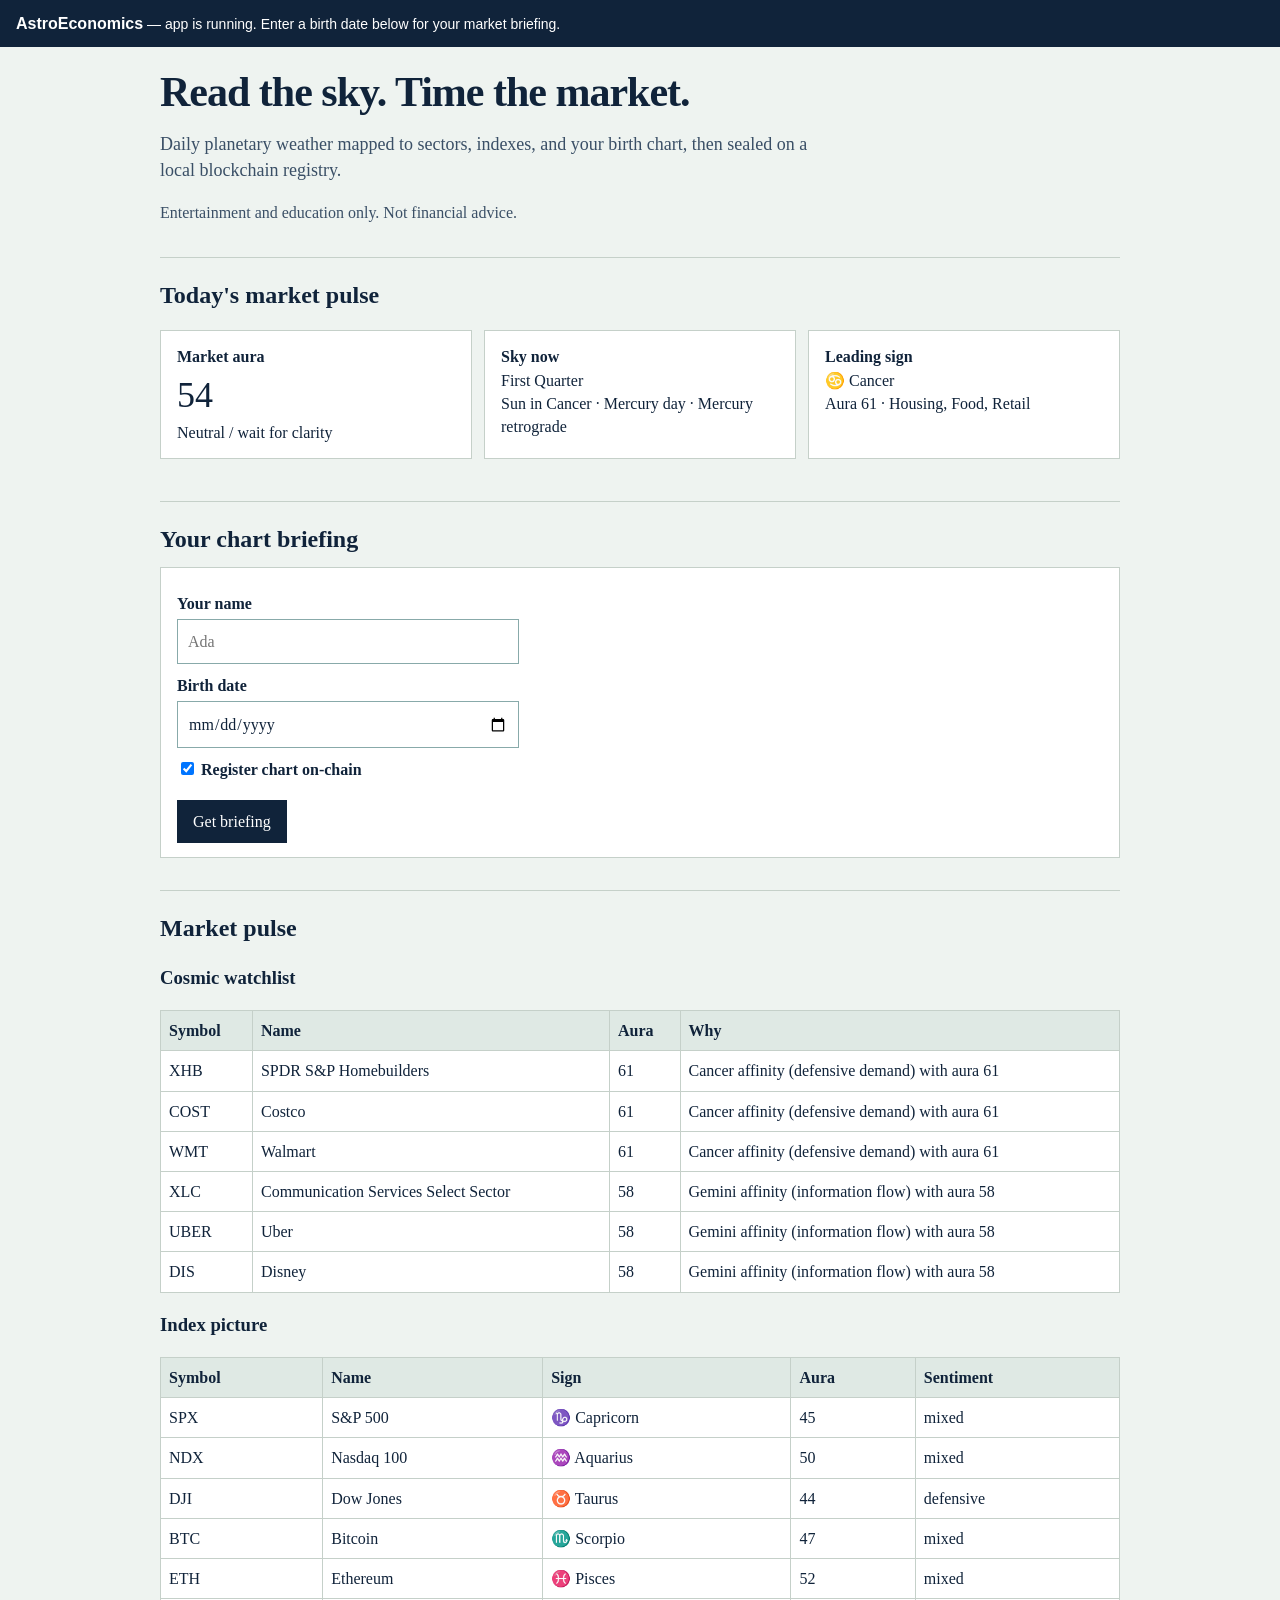
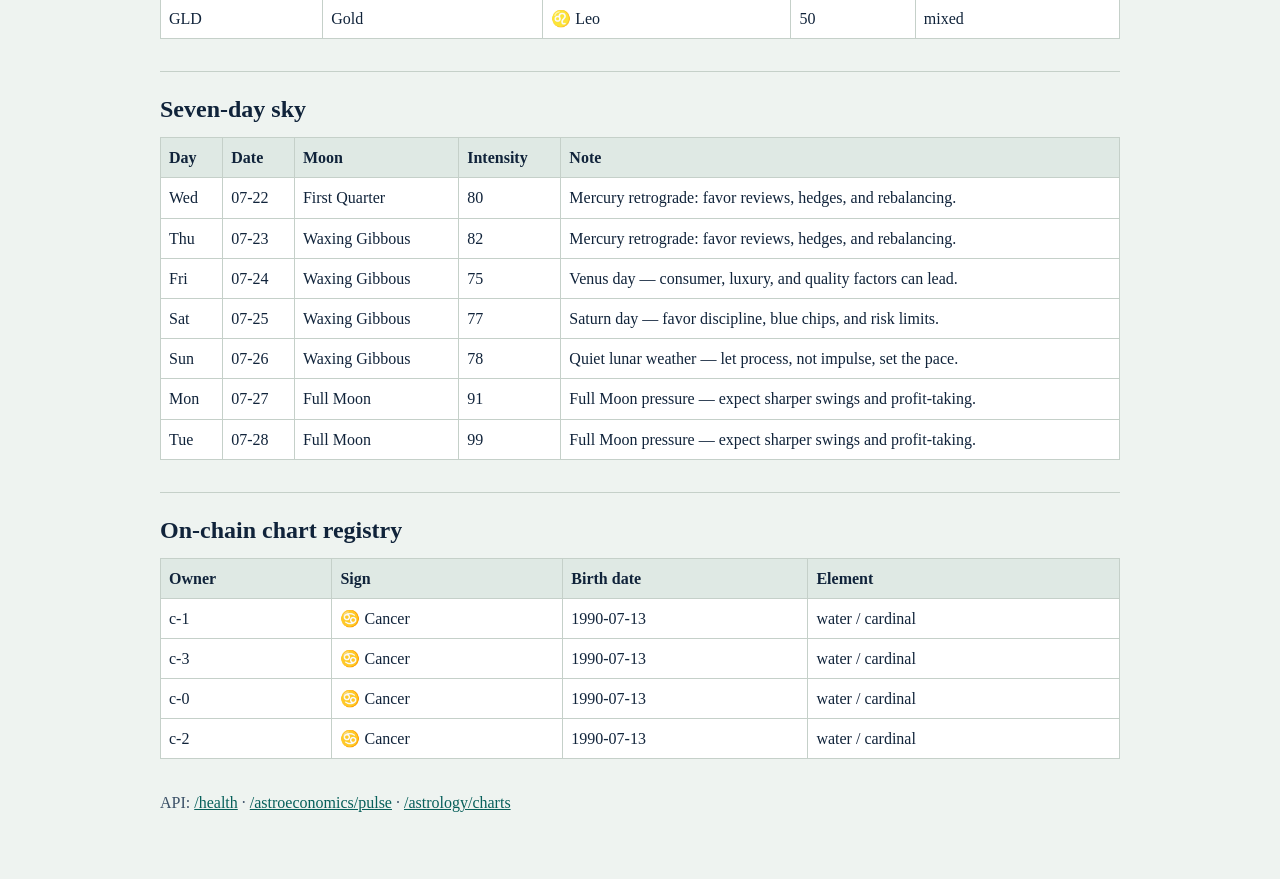
<file: astroeconomics.html>
<!DOCTYPE html>
<html lang="en">
<head>
<meta charset="utf-8">
<meta name="viewport" content="width=device-width, initial-scale=1">
<title>AstroEconomics</title>
<style>
body{margin:0;font-family:Georgia,Times,serif;background:#eef3f0;color:#10233a;line-height:1.45}
a{color:#065f5a}
.banner{background:#10233a;color:#fff;padding:12px 16px;font-family:Arial,Helvetica,sans-serif;font-size:14px}
.banner strong{font-size:16px}
.wrap{max-width:960px;margin:0 auto;padding:24px 16px 48px}
h1{font-size:42px;line-height:1;margin:0 0 8px;letter-spacing:-1px;color:#10233a}
h2{font-size:24px;margin:32px 0 8px;border-top:1px solid #c5d0c9;padding-top:20px;color:#10233a}
p.lead{font-size:18px;color:#3a4f66;max-width:36em}
.grid{display:block}
.card{background:#fff;border:1px solid #c5d0c9;padding:14px 16px;margin:10px 0}
label{display:block;margin:10px 0 4px;font-weight:bold}
input[type=text],input[type=date]{width:100%;max-width:320px;padding:10px;font:inherit;border:1px solid #8aa;background:#fff;color:#10233a}
button,.btn{display:inline-block;margin-top:14px;padding:10px 16px;background:#10233a;color:#fff;
border:0;font:inherit;cursor:pointer;text-decoration:none}
table{width:100%;border-collapse:collapse;margin-top:10px;background:#fff}
th,td{border:1px solid #c5d0c9;padding:8px;text-align:left;vertical-align:top;color:#10233a}
th{background:#dfe9e4}
.error{color:#8a2a2a;background:#f8eaea;padding:10px;border:1px solid #e0b4b4}
.ok{color:#065f5a;background:#e7f4f1;padding:10px;border:1px solid #9cc}
.muted{color:#3a4f66}
@media(min-width:800px){.grid{display:flex;gap:12px}.grid .card{flex:1}}
</style>
</head>
<body>
<div class="banner"><strong>AstroEconomics</strong> &mdash; app is running. Enter a birth date below for your market briefing.</div>
<div class="wrap">
<h1>Read the sky. Time the market.</h1>
<p class="lead">Daily planetary weather mapped to sectors, indexes, and your birth chart, then sealed on a local blockchain registry.</p>
<p class="muted">Entertainment and education only. Not financial advice.</p>
<h2>Today's market pulse</h2>
<div class="grid">
<div class="card"><strong>Market aura</strong><br><span style="font-size:36px">54</span><br>Neutral / wait for clarity</div>
<div class="card"><strong>Sky now</strong><br>First Quarter<br>Sun in Cancer · Mercury day · Mercury retrograde</div>
<div class="card"><strong>Leading sign</strong><br>♋ Cancer<br>Aura 61 · Housing, Food, Retail</div>
</div>
<h2>Your chart briefing</h2>
<div class="card">
<form method="post" action="/">
<label for="owner">Your name</label>
<input id="owner" name="owner" type="text" value="" placeholder="Ada">
<label for="birth_date">Birth date</label>
<input id="birth_date" name="birth_date" type="date" required value="">
<label><input type="checkbox" name="register" value="1" checked> Register chart on-chain</label>
<button type="submit">Get briefing</button>
</form>
</div>
<h2>Market pulse</h2>
<h3>Cosmic watchlist</h3>
<table><tr><th>Symbol</th><th>Name</th><th>Aura</th><th>Why</th></tr>
<tr><td>XHB</td><td>SPDR S&amp;P Homebuilders</td><td>61</td><td>Cancer affinity (defensive demand) with aura 61</td></tr>
<tr><td>COST</td><td>Costco</td><td>61</td><td>Cancer affinity (defensive demand) with aura 61</td></tr>
<tr><td>WMT</td><td>Walmart</td><td>61</td><td>Cancer affinity (defensive demand) with aura 61</td></tr>
<tr><td>XLC</td><td>Communication Services Select Sector</td><td>58</td><td>Gemini affinity (information flow) with aura 58</td></tr>
<tr><td>UBER</td><td>Uber</td><td>58</td><td>Gemini affinity (information flow) with aura 58</td></tr>
<tr><td>DIS</td><td>Disney</td><td>58</td><td>Gemini affinity (information flow) with aura 58</td></tr>
</table>
<h3>Index picture</h3>
<table><tr><th>Symbol</th><th>Name</th><th>Sign</th><th>Aura</th><th>Sentiment</th></tr>
<tr><td>SPX</td><td>S&amp;P 500</td><td>♑ Capricorn</td><td>45</td><td>mixed</td></tr>
<tr><td>NDX</td><td>Nasdaq 100</td><td>♒ Aquarius</td><td>50</td><td>mixed</td></tr>
<tr><td>DJI</td><td>Dow Jones</td><td>♉ Taurus</td><td>44</td><td>defensive</td></tr>
<tr><td>BTC</td><td>Bitcoin</td><td>♏ Scorpio</td><td>47</td><td>mixed</td></tr>
<tr><td>ETH</td><td>Ethereum</td><td>♓ Pisces</td><td>52</td><td>mixed</td></tr>
<tr><td>GLD</td><td>Gold</td><td>♌ Leo</td><td>50</td><td>mixed</td></tr>
</table>
<h2>Seven-day sky</h2>
<table><tr><th>Day</th><th>Date</th><th>Moon</th><th>Intensity</th><th>Note</th></tr>
<tr><td>Wed</td><td>07-22</td><td>First Quarter</td><td>80</td><td>Mercury retrograde: favor reviews, hedges, and rebalancing.</td></tr>
<tr><td>Thu</td><td>07-23</td><td>Waxing Gibbous</td><td>82</td><td>Mercury retrograde: favor reviews, hedges, and rebalancing.</td></tr>
<tr><td>Fri</td><td>07-24</td><td>Waxing Gibbous</td><td>75</td><td>Venus day — consumer, luxury, and quality factors can lead.</td></tr>
<tr><td>Sat</td><td>07-25</td><td>Waxing Gibbous</td><td>77</td><td>Saturn day — favor discipline, blue chips, and risk limits.</td></tr>
<tr><td>Sun</td><td>07-26</td><td>Waxing Gibbous</td><td>78</td><td>Quiet lunar weather — let process, not impulse, set the pace.</td></tr>
<tr><td>Mon</td><td>07-27</td><td>Full Moon</td><td>91</td><td>Full Moon pressure — expect sharper swings and profit-taking.</td></tr>
<tr><td>Tue</td><td>07-28</td><td>Full Moon</td><td>99</td><td>Full Moon pressure — expect sharper swings and profit-taking.</td></tr>
</table>
<h2>On-chain chart registry</h2>
<table><tr><th>Owner</th><th>Sign</th><th>Birth date</th><th>Element</th></tr>
<tr><td>c-1</td><td>♋ Cancer</td><td>1990-07-13</td><td>water / cardinal</td></tr>
<tr><td>c-3</td><td>♋ Cancer</td><td>1990-07-13</td><td>water / cardinal</td></tr>
<tr><td>c-0</td><td>♋ Cancer</td><td>1990-07-13</td><td>water / cardinal</td></tr>
<tr><td>c-2</td><td>♋ Cancer</td><td>1990-07-13</td><td>water / cardinal</td></tr>
</table>
<p class="muted" style="margin-top:32px">API: <a href="/health">/health</a> · <a href="/astroeconomics/pulse">/astroeconomics/pulse</a> · <a href="/astrology/charts">/astrology/charts</a></p>
</div></body></html>
</file>
